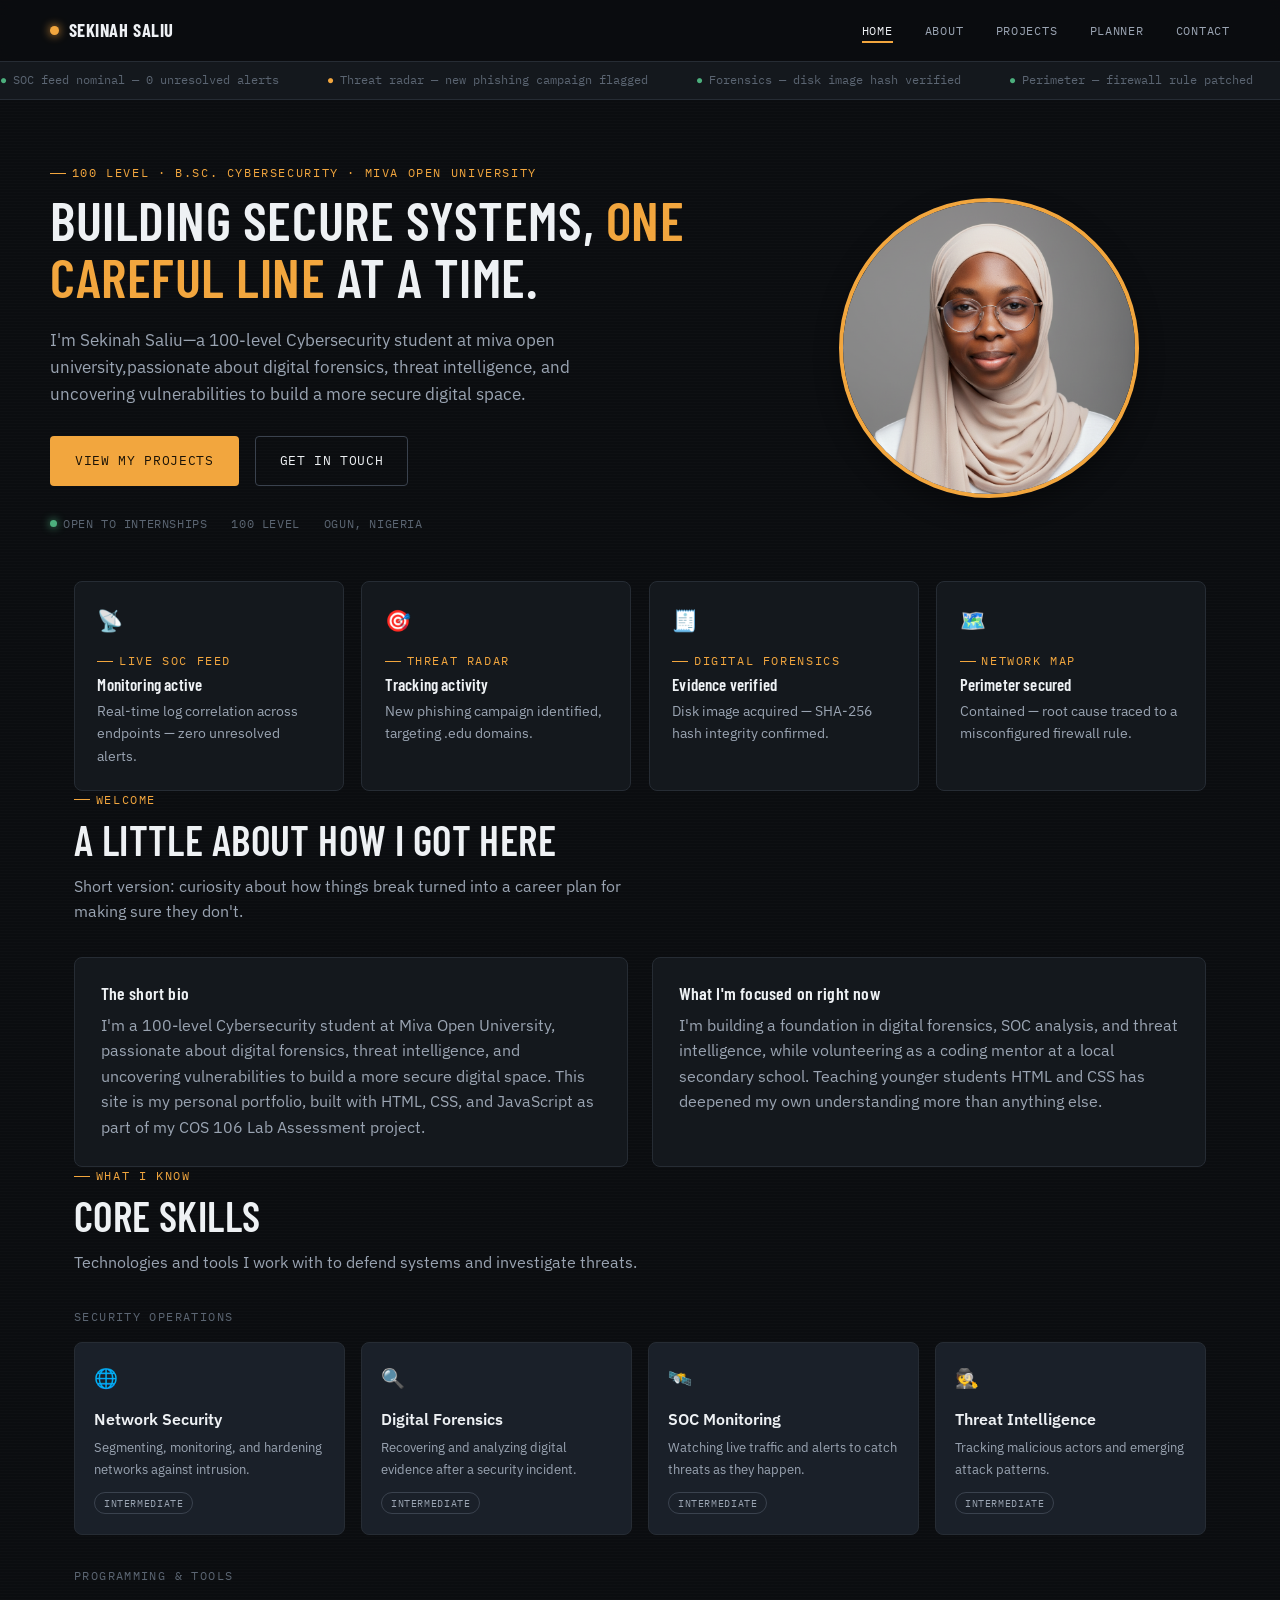
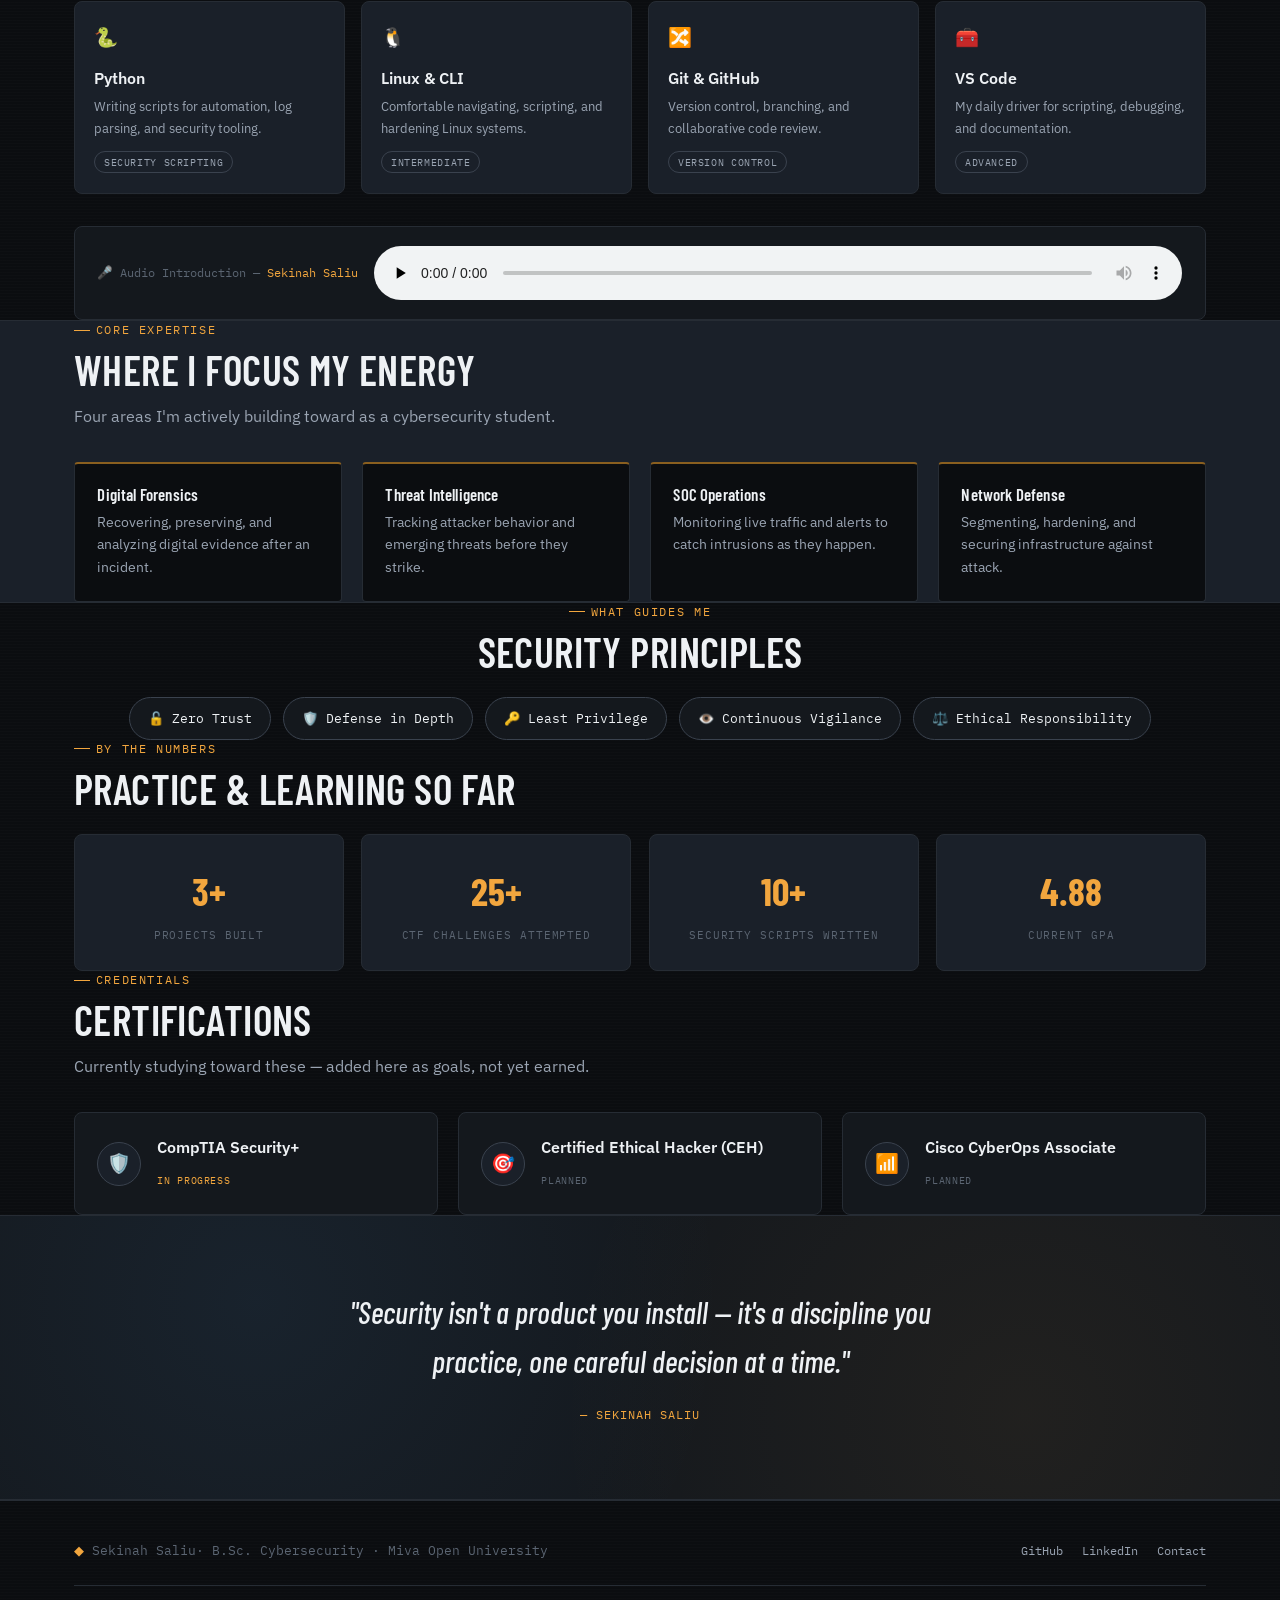
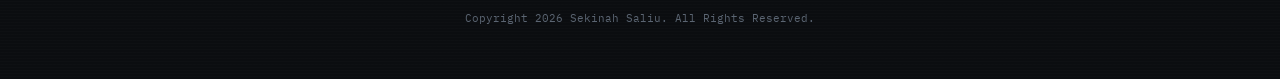
<file: index.html>
<!DOCTYPE html>
<html lang="en">
<head>
<meta charset="UTF-8">
<meta name="viewport" content="width=device-width, initial-scale=1.0">
<title>Sekinah Saliu— Cybersecurity Student Portfolio</title>
<meta name="description" content="Personal academic portfolio of Sekinah Saliu, B.Sc. Cybersecurity student — digital forensics, threat intelligence, and SOC analysis.">
<link rel="stylesheet" href="styles.css">
</head>
<body>

<!-- ============ HEADER / NAV ============ -->
<header class="site-header">
  <div class="container nav">
    <a href="index.html" class="nav-brand" aria-label="Home">
      <span class="dot" aria-hidden="true"></span> Sekinah Saliu 
    </a>
    <button class="nav-toggle" id="navToggle" aria-label="Toggle navigation menu" aria-expanded="false">
      <span></span>
    </button>
    <ul class="nav-links" id="navLinks">
      <li><a href="index.html" aria-current="page">Home</a></li>
      <li><a href="about.html">About</a></li>
      <li><a href="projects.html">Projects</a></li>
      <li><a href="planner.html">Planner</a></li>
      <li><a href="contact.html">Contact</a></li>
    </ul>
  </div>
</header>

<!-- ============ STATUS TICKER (signature motion) ============ -->
<div class="ticker" aria-hidden="true">
  <div class="ticker-track">
    <span class="ok">SOC feed nominal — 0 unresolved alerts</span>
    <span class="warn">Threat radar — new phishing campaign flagged</span>
    <span class="ok">Forensics — disk image hash verified</span>
    <span class="ok">Perimeter — firewall rule patched</span>
    <span class="ok">SOC feed nominal — 0 unresolved alerts</span>
    <span class="warn">Threat radar — new phishing campaign flagged</span>
    <span class="ok">Forensics — disk image hash verified</span>
    <span class="ok">Perimeter — firewall rule patched</span>
  </div>
</div>

<main>

  <!-- ============ HERO ============ -->
<section class="container hero">
  <div class="hero-copy">
    <span class="eyebrow">100 Level · B.Sc. Cybersecurity · Miva Open University</span>
    <h1>Building secure systems, <em>one careful line</em> at a time.</h1>

    <p class="hero-lede">
      I'm Sekinah Saliu—a 100-level Cybersecurity student at miva open university,passionate about
      digital forensics, threat intelligence, and uncovering vulnerabilities to
      build a more secure digital space.
    </p>

    <div class="hero-actions">
      <a href="projects.html" class="btn btn-primary">View my projects</a>
      <a href="contact.html" class="btn btn-ghost">Get in touch</a>
    </div>

    <div class="hero-meta">
    <span class="live">Open to internships</span>
    <span>100 Level</span>
    <span>Ogun, Nigeria</span>
</div>
</div>

<div>
    <div class="profile-photo">
        <img src="Profile.jpg" alt="Portrait of Sekinah Saliu">
    </div>
</div>

</section>
  <!-- ============ LIVE STATUS GRID ============ -->
  <section class="container">
    <div class="status-grid">
      <div class="status-card">
        <span class="icon" aria-hidden="true">📡</span>
        <span class="eyebrow">Live SOC feed</span>
        <h3>Monitoring active</h3>
        <p>Real-time log correlation across endpoints — zero unresolved alerts.</p>
      </div>
      <div class="status-card">
        <span class="icon" aria-hidden="true">🎯</span>
        <span class="eyebrow">Threat radar</span>
        <h3>Tracking activity</h3>
        <p>New phishing campaign identified, targeting .edu domains.</p>
      </div>
      <div class="status-card">
        <span class="icon" aria-hidden="true">🧾</span>
        <span class="eyebrow">Digital forensics</span>
        <h3>Evidence verified</h3>
        <p>Disk image acquired — SHA-256 hash integrity confirmed.</p>
      </div>
      <div class="status-card">
        <span class="icon" aria-hidden="true">🗺️</span>
        <span class="eyebrow">Network map</span>
        <h3>Perimeter secured</h3>
        <p>Contained — root cause traced to a misconfigured firewall rule.</p>
      </div>
    </div>
  </section>

  <!-- ============ BIO ============ -->
  <section class="container">
    <span class="eyebrow">Welcome</span>
    <h2 style="margin-bottom:0.3em;">A little about how I got here</h2>
    <p style="max-width:60ch; margin-bottom:2rem;">Short version: curiosity about how things break turned into a career plan for making sure they don't.</p>
    <div class="split-cards">
      <div class="plain-card">
        <h3>The short bio</h3>
        <p>I'm a 100-level Cybersecurity student at Miva Open University, passionate
          about digital forensics, threat intelligence, and uncovering vulnerabilities
          to build a more secure digital space. This site is my personal portfolio,
          built with HTML, CSS, and JavaScript as part of my COS 106 Lab Assessment project.</p>
      </div>
      <div class="plain-card">
        <h3>What I'm focused on right now</h3>
        <p>I'm building a foundation in digital forensics, SOC analysis, and threat
          intelligence, while volunteering as a coding mentor at a local secondary
          school. Teaching younger students HTML and CSS has deepened my own
          understanding more than anything else.</p>
      </div>
    </div>
  </section>

  <!-- ============ CORE SKILLS ============ -->
  <section class="container">
    <span class="eyebrow">What I know</span>
    <h2 style="margin-bottom:0.3em;">Core skills</h2>
    <p style="max-width:60ch; margin-bottom:2rem;">Technologies and tools I work with to defend systems and investigate threats.</p>

    <div class="skill-group">
      <div class="skill-group-label">Security operations</div>
      <div class="skill-row">
        <div class="skill-card">
          <span class="icon" aria-hidden="true">🌐</span>
          <h4>Network Security</h4>
          <p>Segmenting, monitoring, and hardening networks against intrusion.</p>
          <span class="tier">intermediate</span>
        </div>
        <div class="skill-card">
          <span class="icon" aria-hidden="true">🔍</span>
          <h4>Digital Forensics</h4>
          <p>Recovering and analyzing digital evidence after a security incident.</p>
          <span class="tier">intermediate</span>
        </div>
        <div class="skill-card">
          <span class="icon" aria-hidden="true">🛰️</span>
          <h4>SOC Monitoring</h4>
          <p>Watching live traffic and alerts to catch threats as they happen.</p>
          <span class="tier">Intermediate</span>
        </div>
        <div class="skill-card">
          <span class="icon" aria-hidden="true">🕵️</span>
          <h4>Threat Intelligence</h4>
          <p>Tracking malicious actors and emerging attack patterns.</p>
          <span class="tier">intermediate</span>
        </div>
      </div>
    </div>

    <div class="skill-group">
      <div class="skill-group-label">Programming &amp; tools</div>
      <div class="skill-row">
        <div class="skill-card">
          <span class="icon" aria-hidden="true">🐍</span>
          <h4>Python</h4>
          <p>Writing scripts for automation, log parsing, and security tooling.</p>
          <span class="tier">Security scripting</span>
        </div>
        <div class="skill-card">
          <span class="icon" aria-hidden="true">🐧</span>
          <h4>Linux &amp; CLI</h4>
          <p>Comfortable navigating, scripting, and hardening Linux systems.</p>
          <span class="tier">intermediate</span>
        </div>
        <div class="skill-card">
          <span class="icon" aria-hidden="true">🔀</span>
          <h4>Git &amp; GitHub</h4>
          <p>Version control, branching, and collaborative code review.</p>
          <span class="tier">Version control</span>
        </div>
        <div class="skill-card">
          <span class="icon" aria-hidden="true">🧰</span>
          <h4>VS Code</h4>
          <p>My daily driver for scripting, debugging, and documentation.</p>
          <span class="tier">Advanced</span>
        </div>
      </div>
    </div>

    <div class="media-block">
      <span class="media-label">🎤 Audio Introduction — <span class="who">Sekinah Saliu</span></span>
      <audio controls preload="none">
        <!-- Add your own recorded introduction at this path, e.g. assets/audio/welcome-note.mp3 -->
        <source src="audio" type="audio/mpeg">
        Your browser does not support the audio element.
      </audio>
    </div>
  </section>

  <!-- ============ CORE EXPERTISE ============ -->
  <section class="section-invert">
    <div class="container">
      <span class="eyebrow">Core expertise</span>
      <h2 style="margin-bottom:0.3em;">Where I focus my energy</h2>
      <p style="max-width:60ch; margin-bottom:2rem;">Four areas I'm actively building toward as a cybersecurity student.</p>
      <div class="focus-row">
        <div class="focus-card">
          <h3>Digital Forensics</h3>
          <p>Recovering, preserving, and analyzing digital evidence after an incident.</p>
        </div>
        <div class="focus-card">
          <h3>Threat Intelligence</h3>
          <p>Tracking attacker behavior and emerging threats before they strike.</p>
        </div>
        <div class="focus-card">
          <h3>SOC Operations</h3>
          <p>Monitoring live traffic and alerts to catch intrusions as they happen.</p>
        </div>
        <div class="focus-card">
          <h3>Network Defense</h3>
          <p>Segmenting, hardening, and securing infrastructure against attack.</p>
        </div>
      </div>
    </div>
  </section>

  <!-- ============ SECURITY PRINCIPLES ============ -->
  <section class="container" style="text-align:center;">
    <span class="eyebrow" style="justify-content:center;">What guides me</span>
    <h2 style="margin-bottom:1.5rem;">Security principles</h2>
    <div class="pill-row">
      <span class="pill">🔓 Zero Trust</span>
      <span class="pill">🛡️ Defense in Depth</span>
      <span class="pill">🔑 Least Privilege</span>
      <span class="pill">👁️ Continuous Vigilance</span>
      <span class="pill">⚖️ Ethical Responsibility</span>
    </div>
  </section>

  <!-- ============ STATS ============ -->
  <section class="container">
    <span class="eyebrow">By the numbers</span>
    <h2 style="margin-bottom:1.5rem;">Practice &amp; learning so far</h2>
    <div class="stat-row">
      <div class="stat-card"><div class="stat-num">3+</div><div class="stat-label">Projects built</div></div>
      <div class="stat-card"><div class="stat-num">25+</div><div class="stat-label">CTF challenges attempted</div></div>
      <div class="stat-card"><div class="stat-num">10+</div><div class="stat-label">Security scripts written</div></div>
      <div class="stat-card"><div class="stat-num">4.88</div><div class="stat-label">Current GPA</div></div>
    </div>
  </section>

  <!-- ============ CERTIFICATIONS ============ -->
  <section class="container">
    <span class="eyebrow">Credentials</span>
    <h2 style="margin-bottom:0.3em;">Certifications</h2>
    <p style="max-width:60ch; margin-bottom:2rem;">Currently studying toward these — added here as goals, not yet earned.</p>
    <div class="cert-row">
      <div class="cert-card">
        <span class="cert-badge" aria-hidden="true">🛡️</span>
        <div>
          <h4>CompTIA Security+</h4>
          <span class="cert-status progress">In progress</span>
        </div>
      </div>
      <div class="cert-card">
        <span class="cert-badge" aria-hidden="true">🎯</span>
        <div>
          <h4>Certified Ethical Hacker (CEH)</h4>
          <span class="cert-status">Planned</span>
        </div>
      </div>
      <div class="cert-card">
        <span class="cert-badge" aria-hidden="true">📶</span>
        <div>
          <h4>Cisco CyberOps Associate</h4>
          <span class="cert-status">Planned</span>
        </div>
      </div>
    </div>
  </section>

  <!-- ============ QUOTE ============ -->
  <section class="quote-section">
    <div class="container">
      <blockquote>"Security isn't a product you install — it's a discipline you practice, one careful decision at a time."</blockquote>
      <cite>— Sekinah Saliu</cite>
    </div>
  </section>

</main>

<!-- ============ FOOTER ============ -->
<footer class="site-footer">
  <div class="container">
    <div class="footer-grid">
      <div class="footer-brand"><span class="amber">◆</span> Sekinah Saliu· B.Sc. Cybersecurity · Miva Open University</div>
      <ul class="social-row">
        <li><a href="https://github.com/sekinah5682" target="_blank" rel="noopener">GitHub</a></li>
        <li><a href="https://linkedin.com/" target="_blank" rel="noopener">LinkedIn</a></li>
        <li><a href="contact.html">Contact</a></li>
      </ul>
    </div>
    <p class="copyright">Copyright 2026 Sekinah Saliu. All Rights Reserved.</p>
  </div>
</footer>

<script src="script.js"></script>
</body>
</html>
</file>
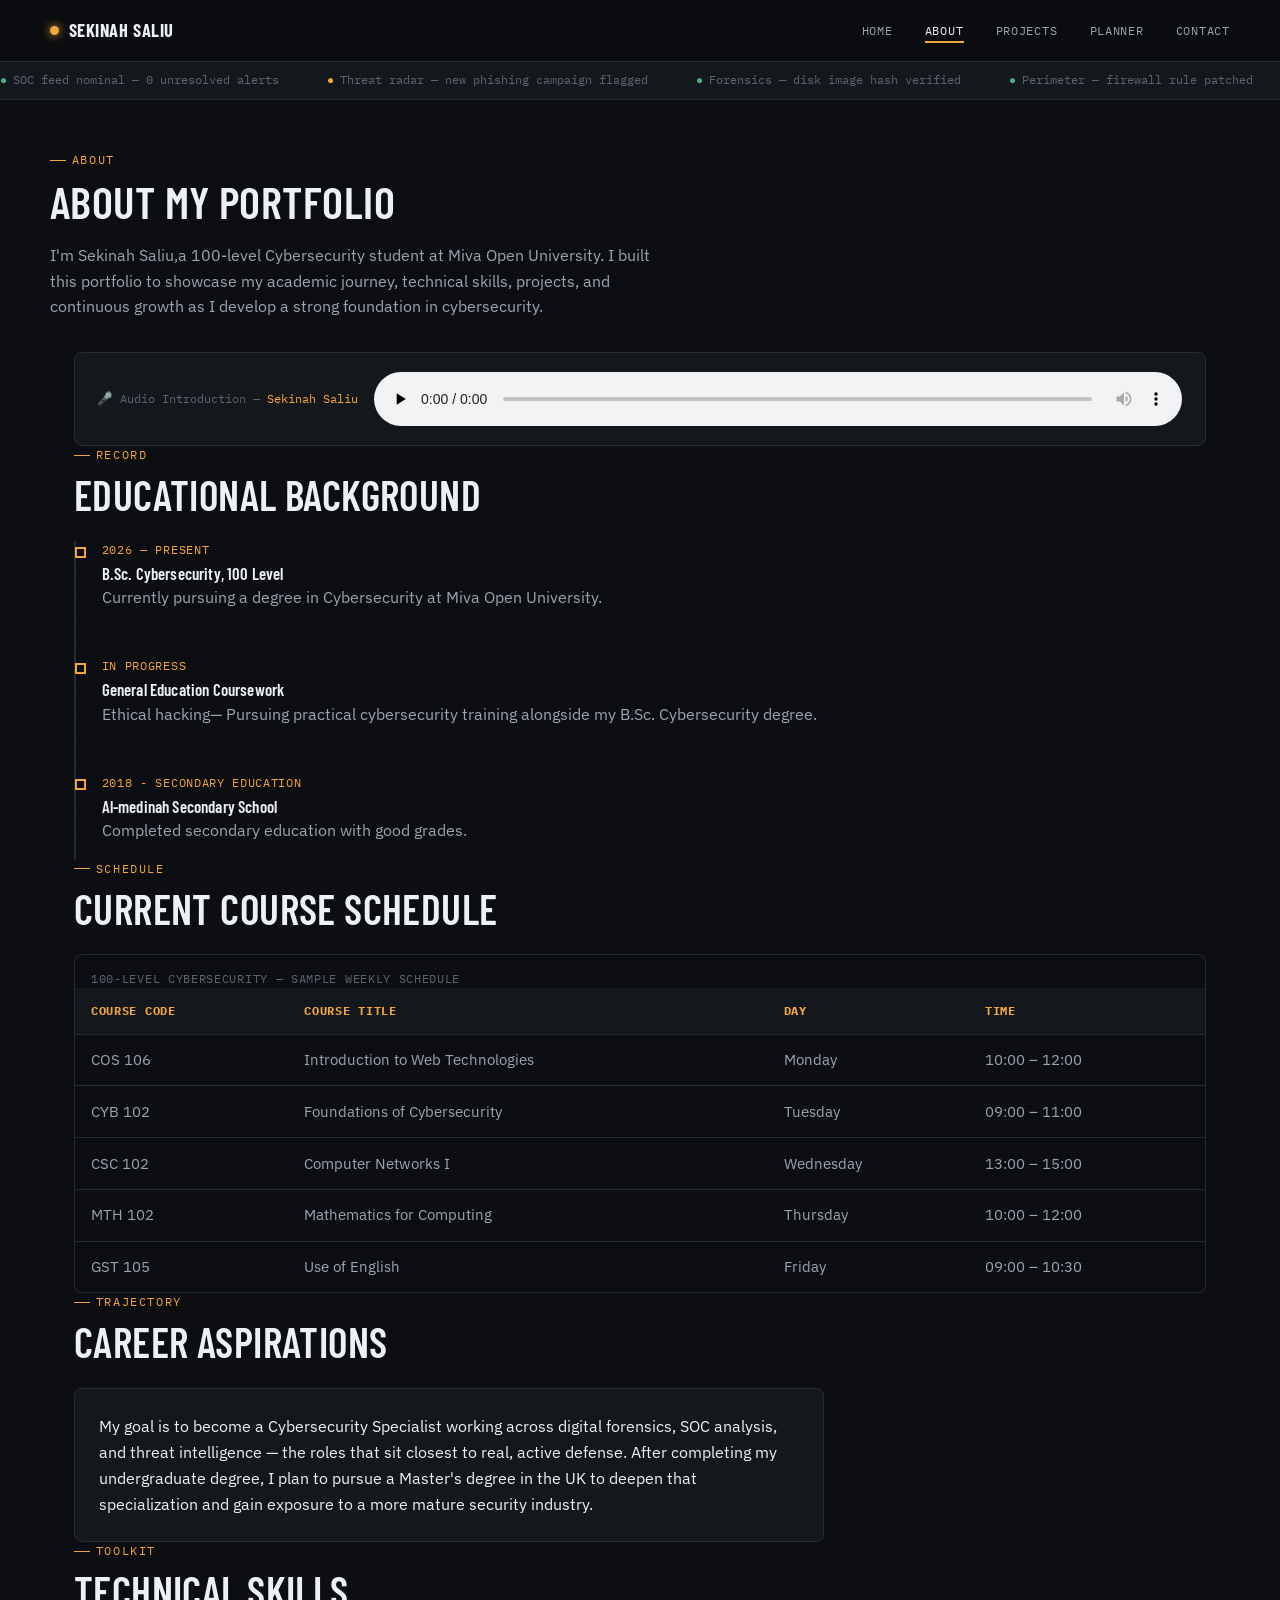
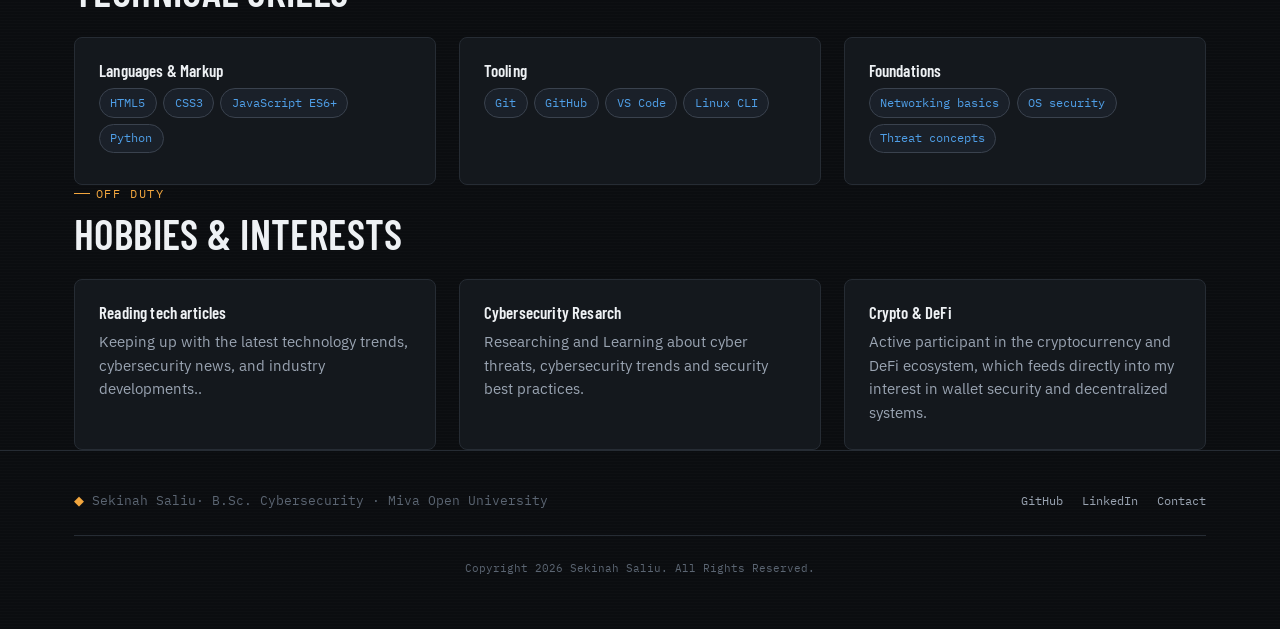
<file: about.html>
<!DOCTYPE html>
<html lang="en">
<head>
<meta charset="UTF-8">
<meta name="viewport" content="width=device-width, initial-scale=1.0">
<title>About Me — Sekinah Saliu</title>
<meta name="description" content="Educational background, career aspirations, technical skills and interests of Sekinah Saliu, B.Sc. Cybersecurity student.">
<link rel="stylesheet" href="styles.css">
</head>
<body>

<header class="site-header">
  <div class="container nav">
    <a href="index.html" class="nav-brand" aria-label="Home">
      <span class="dot" aria-hidden="true"></span> Sekinah Saliu 
    </a>
    <button class="nav-toggle" id="navToggle" aria-label="Toggle navigation menu" aria-expanded="false">
      <span></span>
    </button>
    <ul class="nav-links" id="navLinks">
      <li><a href="index.html">Home</a></li>
      <li><a href="about.html" aria-current="page">About</a></li>
      <li><a href="projects.html">Projects</a></li>
      <li><a href="planner.html">Planner</a></li>
      <li><a href="contact.html">Contact</a></li>
    </ul>
  </div>
</header>

<div class="ticker" aria-hidden="true">
  <div class="ticker-track">
    <span class="ok">SOC feed nominal — 0 unresolved alerts</span>
    <span class="warn">Threat radar — new phishing campaign flagged</span>
    <span class="ok">Forensics — disk image hash verified</span>
    <span class="ok">Perimeter — firewall rule patched</span>
    <span class="ok">SOC feed nominal — 0 unresolved alerts</span>
    <span class="warn">Threat radar — new phishing campaign flagged</span>
    <span class="ok">Forensics — disk image hash verified</span>
    <span class="ok">Perimeter — firewall rule patched</span>
  </div>
</div>

<main>

  <section class="container page-head">
    <span class="eyebrow">About</span>
    <h1>About My Portfolio</h1>
    <p>I'm Sekinah Saliu,a 100-level Cybersecurity student at Miva Open University. I built this portfolio to showcase my academic journey, technical skills, projects, and continuous growth as I develop a strong foundation in cybersecurity.</p>
  </section>

  <!-- ============ AUDIO WELCOME NOTE (multimedia requirement) ============ -->
  <section class="container">
    <div class="media-block">
      <span class="media-label">🎤 Audio Introduction — <span class="who">Sekinah Saliu</span></span>
      <audio controls preload="none">
        <!-- Add your own recorded introduction at this path, e.g. assets/audio/welcome-note.mp3 -->
        <source src="Media/Lab-enhanced-v2.wav" type="audio/mpeg">
        Your browser does not support the audio element.
      </audio>
    </div>
  </section>

  <!-- ============ EDUCATION TIMELINE ============ -->
  <section class="container">
    <span class="eyebrow">Record</span>
    <h2 style="margin-bottom:1.5rem;">Educational background</h2>
    <div class="timeline">
      <div class="timeline-item">
        <span class="timeline-meta">2026 — present</span>
        <h3>B.Sc. Cybersecurity, 100 Level</h3>
        <p>Currently pursuing a degree in Cybersecurity at Miva Open University.</p>
      </div>
      <div class="timeline-item">
        <span class="timeline-meta">In progress</span>
        <h3>General Education Coursework</h3>
        <p>Ethical hacking— Pursuing practical cybersecurity training alongside my B.Sc. Cybersecurity degree.</p>
      </div>
      <div class="timeline-item">
        <span class="timeline-meta">2018 - Secondary education</span>
        <h3>Al-medinah Secondary School</h3>
        <p>Completed secondary education with good grades.</p>
      </div>
    </div>
  </section>

  <!-- ============ COURSE SCHEDULE TABLE ============ -->
  <section class="container">
    <span class="eyebrow">Schedule</span>
    <h2 style="margin-bottom:1.5rem;">Current course schedule</h2>
    <div class="table-wrap">
      <table>
        <caption>100-Level Cybersecurity — sample weekly schedule</caption>
        <thead>
          <tr>
            <th scope="col">Course code</th>
            <th scope="col">Course title</th>
            <th scope="col">Day</th>
            <th scope="col">Time</th>
          </tr>
        </thead>
        <tbody>
          <tr>
            <td>COS 106</td>
            <td>Introduction to Web Technologies</td>
            <td>Monday</td>
            <td>10:00 – 12:00</td>
          </tr>
          <tr>
            <td>CYB 102</td>
            <td>Foundations of Cybersecurity</td>
            <td>Tuesday</td>
            <td>09:00 – 11:00</td>
          </tr>
          <tr>
            <td>CSC 102</td>
            <td>Computer Networks I</td>
            <td>Wednesday</td>
            <td>13:00 – 15:00</td>
          </tr>
          <tr>
            <td>MTH 102</td>
            <td>Mathematics for Computing</td>
            <td>Thursday</td>
            <td>10:00 – 12:00</td>
          </tr>
          <tr>
            <td>GST 105</td>
            <td>Use of English</td>
            <td>Friday</td>
            <td>09:00 – 10:30</td>
          </tr>
        </tbody>
      </table>
    </div>
  </section>

  <!-- ============ CAREER ASPIRATIONS ============ -->
  <section class="container">
    <span class="eyebrow">Trajectory</span>
    <h2 style="margin-bottom:1.5rem;">Career aspirations</h2>
    <div class="info-card" style="max-width:75ch;">
      <p style="color:var(--text); font-size:1.02rem; margin-bottom:0;">
        My goal is to become a Cybersecurity Specialist working across digital
        forensics, SOC analysis, and threat intelligence — the roles that sit
        closest to real, active defense. After completing my undergraduate degree,
        I plan to pursue a Master's degree in the UK to deepen that specialization
        and gain exposure to a more mature security industry.
      </p>
    </div>
  </section>

  <!-- ============ TECHNICAL SKILLS ============ -->
  <section class="container">
    <span class="eyebrow">Toolkit</span>
    <h2 style="margin-bottom:1.5rem;">Technical skills</h2>
    <div class="card-grid cols-3">
      <div class="info-card">
        <h3>Languages &amp; Markup</h3>
        <div><span class="badge">HTML5</span><span class="badge">CSS3</span><span class="badge">JavaScript ES6+</span><span class="badge">Python</span></div>
      </div>
      <div class="info-card">
        <h3>Tooling</h3>
        <div><span class="badge">Git</span><span class="badge">GitHub</span><span class="badge">VS Code</span><span class="badge">Linux CLI</span></div>
      </div>
      <div class="info-card">
        <h3>Foundations</h3>
        <div><span class="badge">Networking basics</span><span class="badge">OS security</span><span class="badge">Threat concepts</span></div>
      </div>
    </div>
  </section>

  <!-- ============ HOBBIES ============ -->
  <section class="container">
    <span class="eyebrow">Off duty</span>
    <h2 style="margin-bottom:1.5rem;">Hobbies &amp; interests</h2>
    <div class="card-grid cols-3">
      <div class="info-card">
        <h3>Reading tech articles</h3>
        <p>Keeping up with the latest technology trends, cybersecurity news, and industry developments..</p>
      </div>
      <div class="info-card">
        <h3>Cybersecurity Resarch</h3>
        <p>Researching and Learning about cyber threats, cybersecurity trends and security best practices.</p>
      </div>
      <div class="info-card">
        <h3>Crypto &amp; DeFi</h3>
        <p>Active participant in the cryptocurrency and DeFi ecosystem, which feeds directly into my interest in wallet security and decentralized systems.</p>
      </div>
    </div>
  </section>

</main>

<footer class="site-footer">
  <div class="container">
    <div class="footer-grid">
      <div class="footer-brand"><span class="amber">◆</span> Sekinah Saliu· B.Sc. Cybersecurity · Miva Open University</div>
      <ul class="social-row">
        <li><a href="https://github.com/" target="_blank" rel="noopener">GitHub</a></li>
        <li><a href="https://linkedin.com/" target="_blank" rel="noopener">LinkedIn</a></li>
        <li><a href="contact.html">Contact</a></li>
      </ul>
    </div>
    <p class="copyright">Copyright 2026 Sekinah Saliu. All Rights Reserved.</p>
  </div>
</footer>

<script src="script.js"></script>
</body>
</html>
</file>
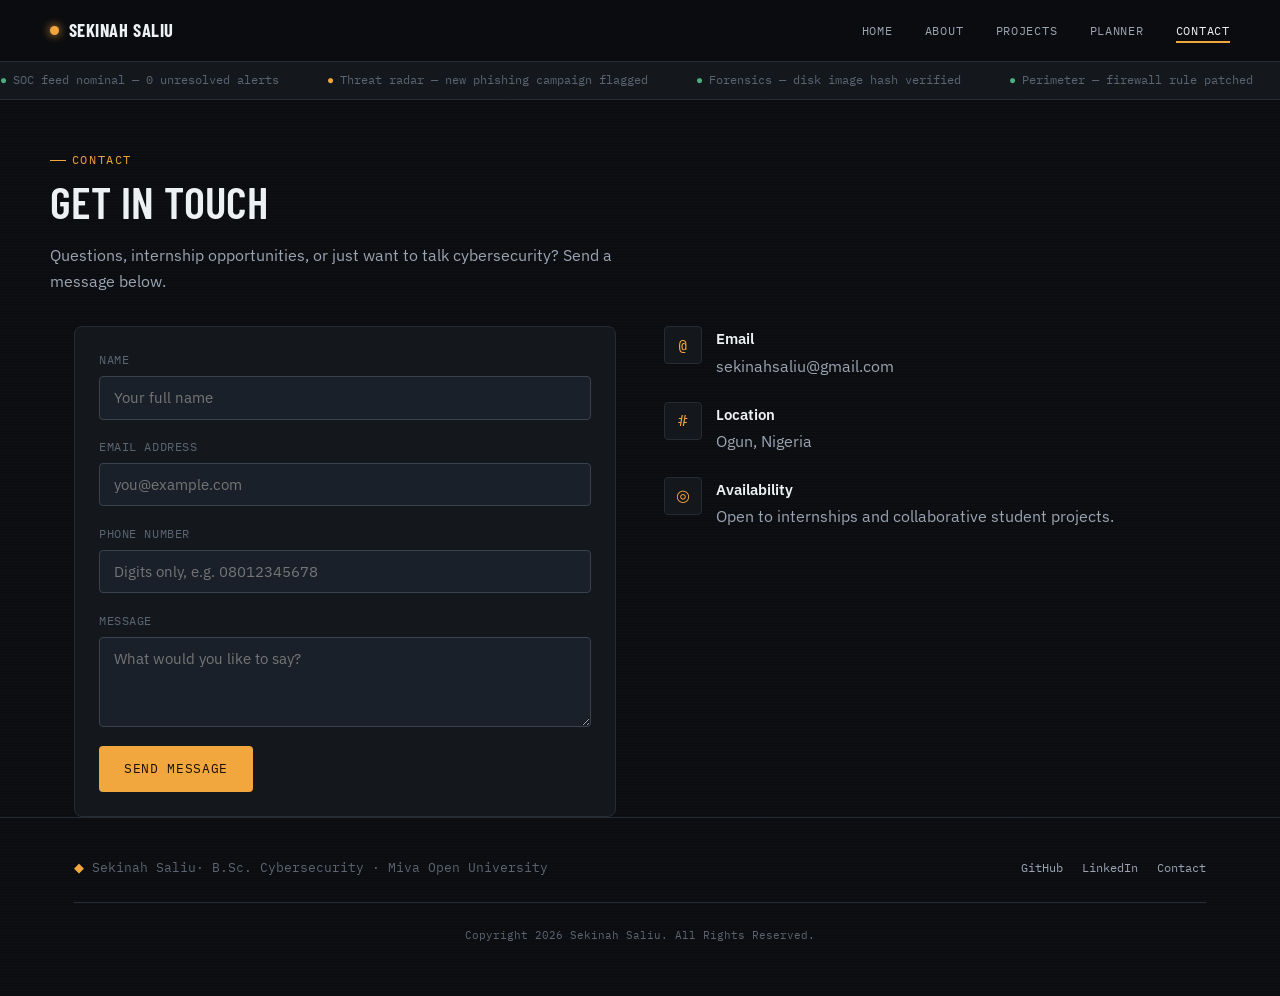
<file: contact.html>
<!DOCTYPE html>
<html lang="en">
<head>
<meta charset="UTF-8">
<meta name="viewport" content="width=device-width, initial-scale=1.0">
<title>Contact — Sekinah Saliu</title>
<meta name="description" content="Get in touch with Sekinah Saliu, B.Sc. Cybersecurity student at Miva Open University.">
<link rel="stylesheet" href="styles.css">
</head>
<body>

<header class="site-header">
  <div class="container nav">
    <a href="index.html" class="nav-brand" aria-label="Home">
      <span class="dot" aria-hidden="true"></span> Sekinah Saliu 
    </a>
    <button class="nav-toggle" id="navToggle" aria-label="Toggle navigation menu" aria-expanded="false">
      <span></span>
    </button>
    <ul class="nav-links" id="navLinks">
      <li><a href="index.html">Home</a></li>
      <li><a href="about.html">About</a></li>
      <li><a href="projects.html">Projects</a></li>
      <li><a href="planner.html">Planner</a></li>
      <li><a href="contact.html" aria-current="page">Contact</a></li>
    </ul>
  </div>
</header>

<div class="ticker" aria-hidden="true">
  <div class="ticker-track">
    <span class="ok">SOC feed nominal — 0 unresolved alerts</span>
    <span class="warn">Threat radar — new phishing campaign flagged</span>
    <span class="ok">Forensics — disk image hash verified</span>
    <span class="ok">Perimeter — firewall rule patched</span>
    <span class="ok">SOC feed nominal — 0 unresolved alerts</span>
    <span class="warn">Threat radar — new phishing campaign flagged</span>
    <span class="ok">Forensics — disk image hash verified</span>
    <span class="ok">Perimeter — firewall rule patched</span>
  </div>
</div>

<main>

  <section class="container page-head">
    <span class="eyebrow">Contact</span>
    <h1>Get in touch</h1>
    <p>Questions, internship opportunities, or just want to talk cybersecurity? Send a message below.</p>
  </section>

  <section class="container">
    <div class="contact-layout">

      <!-- ============ CONTACT FORM ============ -->
      <div class="info-card">
        <div class="form-msg" id="formMsg" role="status" aria-live="polite"></div>
        <form id="contactForm" novalidate>
          <div class="field">
            <label for="name">Name</label>
            <input type="text" id="name" name="name" placeholder="Your full name">
            <span class="field-error" id="nameError"></span>
          </div>
          <div class="field">
            <label for="email">Email address</label>
            <input type="text" id="email" name="email" placeholder="you@example.com">
            <span class="field-error" id="emailError"></span>
          </div>
          <div class="field">
            <label for="phone">Phone number</label>
            <input type="text" id="phone" name="phone" placeholder="Digits only, e.g. 08012345678">
            <span class="field-error" id="phoneError"></span>
          </div>
          <div class="field">
            <label for="message">Message</label>
            <textarea id="message" name="message" placeholder="What would you like to say?"></textarea>
            <span class="field-error" id="messageError"></span>
          </div>
          <button type="submit" class="btn btn-primary">Send message</button>
        </form>
      </div>

      <!-- ============ CONTACT INFO ============ -->
      <div>
        <div class="contact-info-item">
          <span class="ico" aria-hidden="true">@</span>
          <div>
            <h4>Email</h4>
            <p style="margin:0;">sekinahsaliu@gmail.com</p>
          </div>
        </div>
        <div class="contact-info-item">
          <span class="ico" aria-hidden="true">#</span>
          <div>
            <h4>Location</h4>
            <p style="margin:0;">Ogun, Nigeria</p>
          </div>
        </div>
        <div class="contact-info-item">
          <span class="ico" aria-hidden="true">◎</span>
          <div>
            <h4>Availability</h4>
            <p style="margin:0;">Open to internships and collaborative student projects.</p>
          </div>
        </div>
      </div>

    </div>
  </section>

</main>

<footer class="site-footer">
  <div class="container">
    <div class="footer-grid">
      <div class="footer-brand"><span class="amber">◆</span> Sekinah Saliu· B.Sc. Cybersecurity · Miva Open University</div>
      <ul class="social-row">
        <li><a href="https://github.com/sekinah5682" target="_blank" rel="noopener">GitHub</a></li>
        <li><a href="https://linkedin.com/sekinah" target="_blank" rel="noopener">LinkedIn</a></li>
        <li><a href="contact.html">Contact</a></li>
      </ul>
    </div>
    <p class="copyright">Copyright 2026 Sekinah Saliu. All Rights Reserved.</p>
  </div>
</footer>

<script src="script.js"></script>
</body>
</html>
</file>
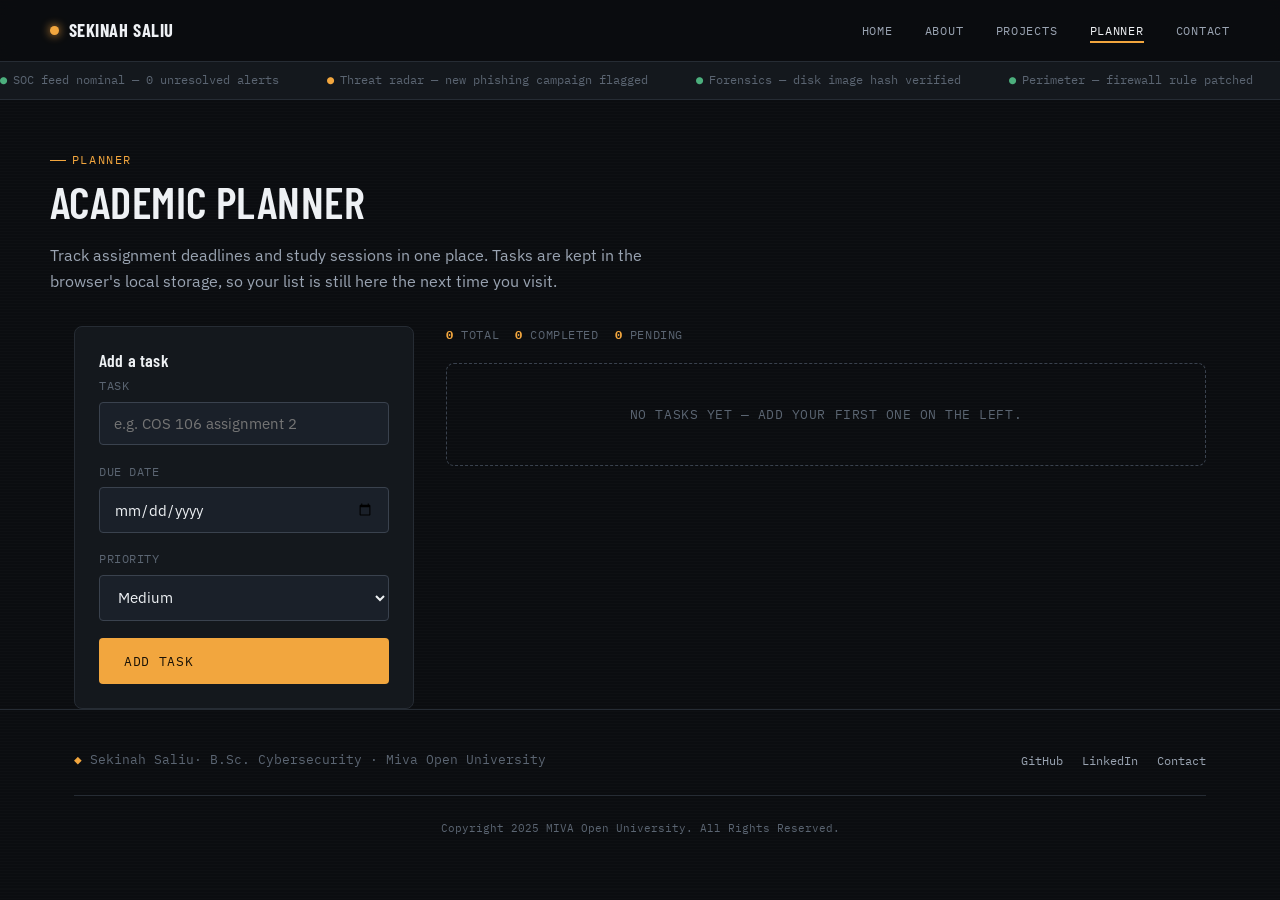
<file: planner.html>
<!DOCTYPE html>
<html lang="en">
<head>
<meta charset="UTF-8">
<meta name="viewport" content="width=device-width, initial-scale=1.0">
<title>Academic Planner — Sekinah Saliu</title>
<meta name="description" content="Interactive academic task planner for tracking assignments, deadlines, and study sessions.">
<link rel="stylesheet" href="styles.css">
</head>
<body>

<header class="site-header">
  <div class="container nav">
    <a href="index.html" class="nav-brand" aria-label="Home">
      <span class="dot" aria-hidden="true"></span> Sekinah Saliu 
    </a>
    <button class="nav-toggle" id="navToggle" aria-label="Toggle navigation menu" aria-expanded="false">
      <span></span>
    </button>
    <ul class="nav-links" id="navLinks">
      <li><a href="index.html">Home</a></li>
      <li><a href="about.html">About</a></li>
      <li><a href="projects.html">Projects</a></li>
      <li><a href="planner.html" aria-current="page">Planner</a></li>
      <li><a href="contact.html">Contact</a></li>
    </ul>
  </div>
</header>

<div class="ticker" aria-hidden="true">
  <div class="ticker-track">
    <span class="ok">SOC feed nominal — 0 unresolved alerts</span>
    <span class="warn">Threat radar — new phishing campaign flagged</span>
    <span class="ok">Forensics — disk image hash verified</span>
    <span class="ok">Perimeter — firewall rule patched</span>
    <span class="ok">SOC feed nominal — 0 unresolved alerts</span>
    <span class="warn">Threat radar — new phishing campaign flagged</span>
    <span class="ok">Forensics — disk image hash verified</span>
    <span class="ok">Perimeter — firewall rule patched</span>
  </div>
</div>

<main>

  <section class="container page-head">
    <span class="eyebrow">Planner</span>
    <h1>Academic planner</h1>
    <p>Track assignment deadlines and study sessions in one place. Tasks are kept in
      the browser's local storage, so your list is still here the next time you visit.</p>
  </section>

  <section class="container">
    <div class="planner-layout">

      <!-- ============ ADD TASK FORM ============ -->
      <aside class="info-card">
        <h2 style="font-size:1.1rem; text-transform:none;">Add a task</h2>
        <form id="taskForm" class="task-form">
          <div class="field">
            <label for="taskTitle">Task</label>
            <input type="text" id="taskTitle" name="taskTitle" placeholder="e.g. COS 106 assignment 2" required>
          </div>
          <div class="field">
            <label for="taskDue">Due date</label>
            <input type="date" id="taskDue" name="taskDue">
          </div>
          <div class="field">
            <label for="taskPriority">Priority</label>
            <select id="taskPriority" name="taskPriority">
              <option value="low">Low</option>
              <option value="medium" selected>Medium</option>
              <option value="high">High</option>
            </select>
          </div>
          <button type="submit" class="btn btn-primary">Add task</button>
        </form>
      </aside>

      <!-- ============ TASK LIST ============ -->
      <div>
        <div class="task-stats" id="taskStats">
          <span><strong id="statTotal">0</strong> total</span>
          <span><strong id="statDone">0</strong> completed</span>
          <span><strong id="statPending">0</strong> pending</span>
        </div>
        <div class="task-list" id="taskList">
          <!-- Tasks are rendered here by script.js -->
          <div class="empty-state" id="emptyState">No tasks yet — add your first one on the left.</div>
        </div>
      </div>

    </div>
  </section>

</main>

<footer class="site-footer">
  <div class="container">
    <div class="footer-grid">
      <div class="footer-brand"><span class="amber">◆</span> Sekinah Saliu· B.Sc. Cybersecurity · Miva Open University</div>
      <ul class="social-row">
        <li><a href="https://github.com/" target="_blank" rel="noopener">GitHub</a></li>
        <li><a href="https://linkedin.com/" target="_blank" rel="noopener">LinkedIn</a></li>
        <li><a href="contact.html">Contact</a></li>
      </ul>
    </div>
    <p class="copyright">Copyright 2025 MIVA Open University. All Rights Reserved.</p>
  </div>
</footer>

<script src="script.js"></script>
</body>
</html>
</file>
<file: styles.css>
/* ==========================================================================
   SEKINAH PORTFOLIO — ALTERNATE DESIGN: "OPS WALL"
   Direction: instead of borrowing the terminal/CLI vocabulary (v1), this
   pass borrows from the physical SOC monitoring wall — the bank of screens
   analysts actually watch: condensed industrial type (signage), a radar
   sweep, and a scrolling status ticker. Amber is the alert color that
   dashboards reserve for "still fine, but watching" — used sparingly.
   ========================================================================== */

@import url('https://fonts.googleapis.com/css2?family=Barlow+Condensed:wght@500;600;700&family=IBM+Plex+Sans:wght@400;500;600&family=IBM+Plex+Mono:wght@400;500;600&display=swap');

:root{
  --bg:            #0b0d10;
  --surface:       #14181d;
  --elevated:      #1a2029;
  --elevated-hi:   #202834;
  --border:        #262c34;
  --border-bright: #3a424e;

  --text:   #eef1f4;
  --muted:  #9aa4b2;
  --faint:  #5b6572;

  --amber:  #f2a63e;
  --amber-dim: #8a5f1f;
  --blue:   #4f9fe8;
  --red:    #ef5350;
  --green:  #4caf7d;

  --font-display: 'Barlow Condensed', sans-serif;
  --font-body:    'IBM Plex Sans', sans-serif;
  --font-mono:    'IBM Plex Mono', monospace;

  --radius-sm: 4px;
  --radius-md: 8px;
  --container: 1180px;
}

*, *::before, *::after{ box-sizing:border-box; }
html{ scroll-behavior:smooth; }
body{
  margin:0;
  background:
    repeating-linear-gradient(180deg, rgba(255,255,255,0.012) 0px, rgba(255,255,255,0.012) 1px, transparent 1px, transparent 3px),
    var(--bg);
  color: var(--text);
  font-family: var(--font-body);
  line-height:1.6;
  -webkit-font-smoothing:antialiased;
}
img{ max-width:100%; display:block; }
a{ color:inherit; text-decoration:none; }
ul{ list-style:none; margin:0; padding:0; }
p{ margin:0 0 1em; color: var(--muted); }
button{ font-family:inherit; cursor:pointer; }
:focus-visible{ outline:2px solid var(--amber); outline-offset:2px; }

h1,h2,h3{
  font-family: var(--font-display);
  text-transform: uppercase;
  letter-spacing: 0.01em;
  font-weight:600;
  line-height:1.05;
  margin:0 0 0.4em;
}
h2{ font-size: clamp(1.9rem, 3.4vw, 2.6rem); }

.container{ width:100%; max-width: var(--container); margin:0 auto; padding:0 1.5rem; }

.eyebrow{
  font-family: var(--font-mono);
  font-size: 0.72rem;
  letter-spacing: 0.14em;
  text-transform: uppercase;
  color: var(--amber);
  display:flex; align-items:center; gap:0.5em;
  margin-bottom:0.75em;
}
.eyebrow::before{ content:""; width:16px; height:1px; background: var(--amber); display:inline-block; }

/* --- Header / nav --------------------------------------------------------*/
.site-header{
  position:sticky; top:0; z-index:50;
  background: rgba(11,13,16,0.92);
  backdrop-filter: blur(8px);
  border-bottom:1px solid var(--border);
}
.nav{ display:flex; align-items:center; justify-content:space-between; padding:1rem 0; }
.nav-brand{
  font-family: var(--font-display);
  font-weight:700; font-size:1.15rem; letter-spacing:0.03em; text-transform:uppercase;
  display:flex; align-items:center; gap:0.6rem;
}
.nav-brand .dot{ width:9px; height:9px; border-radius:50%; background: var(--amber); box-shadow: 0 0 10px var(--amber); animation: pulse 2s ease-in-out infinite; }
@keyframes pulse{ 0%,100%{ opacity:1; } 50%{ opacity:0.4; } }

.nav-links{ display:flex; gap:2rem; font-family: var(--font-mono); font-size:0.78rem; letter-spacing:0.06em; text-transform:uppercase; }
.nav-links a{ color: var(--muted); padding:0.2rem 0; border-bottom:2px solid transparent; transition: color 0.2s ease, border-color 0.2s ease; }
.nav-links a:hover, .nav-links a[aria-current="page"]{ color: var(--text); border-color: var(--amber); }

.nav-toggle{ display:none; background:none; border:1px solid var(--border-bright); border-radius: var(--radius-sm); width:40px; height:36px; position:relative; }
.nav-toggle span, .nav-toggle span::before, .nav-toggle span::after{ content:""; position:absolute; left:9px; right:9px; height:2px; background: var(--amber); transition: transform 0.2s ease, opacity 0.2s ease; }
.nav-toggle span{ top:17px; } .nav-toggle span::before{ top:-6px; } .nav-toggle span::after{ top:6px; }
.nav-toggle[aria-expanded="true"] span{ background:transparent; }
.nav-toggle[aria-expanded="true"] span::before{ transform: translateY(6px) rotate(45deg); }
.nav-toggle[aria-expanded="true"] span::after{ transform: translateY(-6px) rotate(-45deg); }

@media (max-width:780px){
  .nav-toggle{ display:block; }
  .nav-links{ position:absolute; top:100%; left:0; right:0; flex-direction:column; gap:0; background: var(--surface); border-bottom:1px solid var(--border); max-height:0; overflow:hidden; transition: max-height 0.25s ease; }
  .nav-links.open{ max-height:320px; }
  .nav-links a{ padding:0.9rem 1.5rem; display:block; border-bottom:1px solid var(--border); border-left:2px solid transparent; }
}

/* --- Status ticker (signature motion, used once) --------------------------*/
.ticker{
  border-bottom:1px solid var(--border);
  background: var(--surface);
  overflow:hidden;
  white-space:nowrap;
}
.ticker-track{
  display:inline-flex;
  gap:3rem;
  padding: 0.55rem 0;
  font-family: var(--font-mono);
  font-size:0.74rem;
  color: var(--faint);
  animation: ticker-scroll 28s linear infinite;
}
.ticker-track span{ display:inline-flex; align-items:center; gap:0.5em; }
.ticker-track .ok::before{ content:"●"; color: var(--green); }
.ticker-track .warn::before{ content:"●"; color: var(--amber); }
@keyframes ticker-scroll{ from{ transform:translateX(0); } to{ transform:translateX(-50%); } }

/* --- Hero -------------------------------------------------------------- */
.hero{ padding: 4rem 0 3rem; display:grid; grid-template-columns:1.15fr 0.85fr; gap:3rem; align-items:center; position:relative; }
@media (max-width:940px){ .hero{ grid-template-columns:1fr; } }

.hero h1{ font-size: clamp(2.3rem, 5vw, 3.4rem); }
.hero h1 em{ font-style:normal; color: var(--amber); }
.hero-lede{ max-width:52ch; font-size:1.05rem; }
.hero-meta{ display:flex; gap:1.5rem; flex-wrap:wrap; font-family: var(--font-mono); font-size:0.75rem; color: var(--faint); margin-top:1.75rem; text-transform:uppercase; letter-spacing:0.05em; }
.hero-meta span{ display:flex; align-items:center; gap:0.5em; }
.hero-meta .live::before{ content:""; width:7px; height:7px; border-radius:50%; background: var(--green); box-shadow:0 0 8px var(--green); }

.hero-actions{ display:flex; gap:1rem; margin-top:1.75rem; flex-wrap:wrap; }
.btn{ font-family: var(--font-mono); font-size:0.82rem; text-transform:uppercase; letter-spacing:0.05em; padding:0.85rem 1.5rem; border-radius: var(--radius-sm); border:1px solid transparent; transition: transform 0.15s ease, background 0.15s ease, border-color .15s ease; display:inline-flex; align-items:center; gap:0.5em; }
.btn:hover{ transform: translateY(-2px); }
.btn-primary{ background: var(--amber); color:#1a1206; }
.btn-primary:hover{ background:#ffb655; }
.btn-ghost{ border-color: var(--border-bright); color: var(--text); }
.btn-ghost:hover{ border-color: var(--blue); color: var(--blue); }

/* Profile Photo */
.profile-photo{
  display: flex;
  justify-content: center;
  align-items: center;
}

.profile-photo{
  display: flex;
  justify-content: center;
  align-items: center;
  margin: auto;
}

.profile-photo img{
  width: 300px;
  height: 300px;
  border-radius: 50%;
  object-fit: cover;
  border: 4px solid var(--amber);
  box-shadow: 0 10px 25px rgba(0, 0, 0, 0.35);
}
}
/* --- Live status grid ------------------------------------------------------*/
section{ padding: 3.2rem 0; }
.status-grid{ display:grid; grid-template-columns:repeat(4,1fr); gap:1.1rem; }
@media (max-width:940px){ .status-grid{ grid-template-columns:repeat(2,1fr); } }
@media (max-width:600px){ .status-grid{ grid-template-columns:1fr; } }
.status-card{ background: var(--surface); border:1px solid var(--border); border-radius: var(--radius-md); padding:1.4rem; transition: border-color 0.2s ease; }
.status-card:hover{ border-color: var(--border-bright); }
.status-card .icon{ font-size:1.3rem; margin-bottom:0.9rem; display:block; }
.status-card .eyebrow{ margin-bottom:0.5em; }
.status-card h3{ font-size:1.05rem; text-transform:none; margin-bottom:0.35em; }
.status-card p{ font-size:0.88rem; margin:0; }

/* --- Two-col bio ------------------------------------------------------------*/
.split-cards{ display:grid; grid-template-columns:1fr 1fr; gap:1.5rem; }
@media (max-width:780px){ .split-cards{ grid-template-columns:1fr; } }
.plain-card{ background: var(--surface); border:1px solid var(--border); border-radius: var(--radius-md); padding:1.6rem; }
.plain-card h3{ font-size:1.1rem; text-transform:none; margin-bottom:0.6em; }
.plain-card p{ margin:0; }

/* --- Skills groups ------------------------------------------------------- */
.skill-group{ margin-bottom:2rem; }
.skill-group-label{ font-family: var(--font-mono); font-size:0.72rem; letter-spacing:0.12em; color: var(--faint); text-transform:uppercase; margin-bottom:1rem; }
.skill-row{ display:grid; grid-template-columns:repeat(4,1fr); gap:1rem; }
@media (max-width:940px){ .skill-row{ grid-template-columns:repeat(2,1fr); } }
@media (max-width:520px){ .skill-row{ grid-template-columns:1fr; } }
.skill-card{ background: var(--elevated); border:1px solid var(--border); border-radius: var(--radius-md); padding:1.2rem; }
.skill-card .icon{ font-size:1.2rem; margin-bottom:0.7em; display:block; }
.skill-card h4{ font-family:var(--font-body); font-size:0.98rem; font-weight:600; margin:0 0 0.35em; color:var(--text); }
.skill-card p{ font-size:0.83rem; margin-bottom:0.7em; }
.tier{ font-family: var(--font-mono); font-size:0.65rem; letter-spacing:0.06em; text-transform:uppercase; padding:0.2rem 0.55rem; border-radius:99px; border:1px solid var(--border-bright); color: var(--muted); }

/* --- Audio block ----------------------------------------------------------*/
.media-block{ background: var(--surface); border:1px solid var(--border); border-radius: var(--radius-md); padding:1.2rem 1.4rem; display:flex; align-items:center; gap:1rem; flex-wrap:wrap; }
.media-block .media-label{ font-family: var(--font-mono); font-size:0.78rem; color: var(--faint); }
.media-block .media-label .who{ color: var(--amber); }
.media-block audio{ flex:1; min-width:240px; }

/* --- Focus cards (light-inverted section) ----------------------------------*/
.section-invert{ background: var(--elevated); border-top:1px solid var(--border); border-bottom:1px solid var(--border); }
.focus-row{ display:grid; grid-template-columns:repeat(4,1fr); gap:1.25rem; }
@media (max-width:940px){ .focus-row{ grid-template-columns:repeat(2,1fr); } }
@media (max-width:520px){ .focus-row{ grid-template-columns:1fr; } }
.focus-card{ background: var(--bg); border:1px solid var(--border); border-top:2px solid var(--amber-dim); border-radius: var(--radius-sm); padding:1.4rem; transition: border-color 0.2s ease; }
.focus-card:hover{ border-top-color: var(--amber); }
.focus-card h3{ font-size:1.05rem; text-transform:none; margin-bottom:0.4em; }
.focus-card p{ font-size:0.88rem; margin:0; }

/* --- Principles pills ------------------------------------------------------*/
.pill-row{ display:flex; gap:0.8rem; flex-wrap:wrap; justify-content:center; }
.pill{ font-family: var(--font-mono); font-size:0.82rem; padding:0.6rem 1.1rem; border-radius:99px; background: var(--surface); border:1px solid var(--border-bright); color: var(--text); display:inline-flex; align-items:center; gap:0.5em; }

/* --- Stats ------------------------------------------------------------------*/
.stat-row{ display:grid; grid-template-columns:repeat(4,1fr); gap:1.1rem; }
@media (max-width:780px){ .stat-row{ grid-template-columns:repeat(2,1fr); } }
.stat-card{ background: var(--elevated); border:1px solid var(--border); border-radius: var(--radius-md); padding:1.6rem; text-align:center; }
.stat-num{ font-family: var(--font-display); font-size:2.4rem; color: var(--amber); font-weight:700; }
.stat-label{ font-family: var(--font-mono); font-size:0.7rem; letter-spacing:0.08em; text-transform:uppercase; color: var(--faint); margin-top:0.4em; }

/* --- Certifications ----------------------------------------------------------*/
.cert-row{ display:grid; grid-template-columns:repeat(3,1fr); gap:1.25rem; }
@media (max-width:780px){ .cert-row{ grid-template-columns:1fr; } }
.cert-card{ background: var(--surface); border:1px solid var(--border); border-radius: var(--radius-md); padding:1.4rem; display:flex; align-items:center; gap:1rem; }
.cert-badge{ width:44px; height:44px; border-radius:50%; background: var(--elevated); border:1px solid var(--border-bright); display:flex; align-items:center; justify-content:center; font-size:1.2rem; flex-shrink:0; }
.cert-card h4{ font-family: var(--font-body); font-weight:600; font-size:0.98rem; margin:0 0 0.35em; color:var(--text); }
.cert-status{ font-family: var(--font-mono); font-size:0.65rem; text-transform:uppercase; letter-spacing:0.06em; color: var(--faint); }
.cert-status.progress{ color: var(--amber); }

/* --- Quote -------------------------------------------------------------------*/
.quote-section{
  text-align:center; padding: 4.5rem 0;
  background:
    radial-gradient(circle at 20% 30%, rgba(79,159,232,0.08), transparent 45%),
    radial-gradient(circle at 80% 70%, rgba(242,166,62,0.06), transparent 45%),
    var(--surface);
  border-top:1px solid var(--border); border-bottom:1px solid var(--border);
}
.quote-section blockquote{ font-family: var(--font-display); font-size: clamp(1.3rem, 2.6vw, 1.9rem); font-style:italic; text-transform:none; max-width:52ch; margin:0 auto 1rem; color: var(--text); font-weight:500; }
.quote-section cite{ font-family: var(--font-mono); font-size:0.75rem; letter-spacing:0.08em; text-transform:uppercase; color: var(--amber); font-style:normal; }

/* --- Footer -------------------------------------------------------------------*/
.site-footer{ padding: 2.5rem 0; border-top:1px solid var(--border); }
.footer-grid{ display:flex; justify-content:space-between; align-items:center; flex-wrap:wrap; gap:1.2rem; }
.footer-brand{ font-family: var(--font-mono); font-size:0.8rem; color: var(--faint); }
.footer-brand .amber{ color: var(--amber); }
.social-row{ display:flex; gap:1.2rem; font-family: var(--font-mono); font-size:0.78rem; }
.social-row a{ color: var(--muted); transition: color 0.2s ease; }
.social-row a:hover{ color: var(--amber); }
.copyright{ width:100%; text-align:center; font-family: var(--font-mono); font-size:0.7rem; color: var(--faint); margin-top:1.5rem; padding-top:1.5rem; border-top:1px solid var(--border); }

/* ==========================================================================
   INNER-PAGE COMPONENTS (about / projects / planner / contact)
   Extends the Ops Wall system above with the same tokens, fonts and radii.
   ========================================================================== */

/* --- Page header (used on every inner page) --------------------------------*/
.page-head{ padding: 3.2rem 0 1rem; }
.page-head h1{ font-size: clamp(2rem, 4vw, 2.8rem); }
.page-head p{ max-width:60ch; }

/* --- Generic card grid ------------------------------------------------------*/
.card-grid{ display:grid; gap:1.4rem; }
.cols-2{ grid-template-columns: repeat(2, 1fr); }
.cols-3{ grid-template-columns: repeat(3, 1fr); }
@media (max-width: 900px){ .cols-2, .cols-3{ grid-template-columns: 1fr; } }
.info-card{ background: var(--surface); border:1px solid var(--border); border-radius: var(--radius-md); padding:1.5rem; }
.info-card h3{ font-size:1.05rem; text-transform:none; margin-bottom:0.5em; }
.info-card p{ margin:0; font-size:0.92rem; }

/* --- Badges (skills tags) ---------------------------------------------------*/
.badge{
  font-family: var(--font-mono); font-size:0.72rem;
  padding:0.28rem 0.65rem; border-radius:99px;
  background: var(--elevated); color: var(--blue);
  border:1px solid var(--border-bright);
  display:inline-block; margin:0 0.4rem 0.4rem 0;
}

/* --- Timeline (education history) -------------------------------------------*/
.timeline{ border-left:2px solid var(--border); padding-left:1.6rem; display:flex; flex-direction:column; gap:1.9rem; }
.timeline-item{ position:relative; }
.timeline-item::before{
  content:""; position:absolute; left:-1.68rem; top:0.35rem; width:11px; height:11px;
  background: var(--bg); border:2px solid var(--amber);
}
.timeline-item h3{ font-size:1.05rem; text-transform:none; margin-bottom:0.15em; }
.timeline-meta{ font-family: var(--font-mono); font-size:0.72rem; letter-spacing:0.06em; text-transform:uppercase; color: var(--amber); margin-bottom:0.5em; display:block; }

/* --- Table (course schedule) -------------------------------------------------*/
.table-wrap{ overflow-x:auto; border:1px solid var(--border); border-radius: var(--radius-md); }
table{ width:100%; border-collapse:collapse; font-size:0.92rem; min-width:520px; }
caption{ text-align:left; padding:0.9rem 1rem 0; font-family: var(--font-mono); color: var(--faint); font-size:0.72rem; text-transform:uppercase; letter-spacing:0.06em; }
thead th{
  text-align:left; background: var(--surface); color: var(--amber);
  font-family: var(--font-mono); font-size:0.72rem; letter-spacing:0.06em; text-transform:uppercase;
  padding:0.85rem 1rem; border-bottom:1px solid var(--border);
}
tbody td{ padding:0.85rem 1rem; border-bottom:1px solid var(--border); color: var(--muted); }
tbody tr:last-child td{ border-bottom:none; }
tbody tr:hover{ background: var(--elevated); }

/* --- Projects -----------------------------------------------------------------*/
.project-card{
  background: var(--surface); border:1px solid var(--border); border-radius: var(--radius-md);
  overflow:hidden; display:flex; flex-direction:column;
  transition: transform 0.2s ease, border-color 0.2s ease;
}
.project-card:hover{ transform: translateY(-4px); border-color: var(--border-bright); }
.project-shot{ aspect-ratio:16/10; overflow:hidden; background: var(--elevated); }
.project-shot img{ width:100%; height:100%; object-fit:cover; transition: transform 0.4s ease; }
.project-card:hover .project-shot img{ transform: scale(1.05); }
.project-body{ padding:1.4rem; display:flex; flex-direction:column; gap:0.8rem; flex:1; }
.project-body h3{ font-size:1.15rem; text-transform:none; margin:0; }
.project-links{ display:flex; gap:0.75rem; margin-top:auto; padding-top:0.4rem; }
.btn-sm{ padding:0.55rem 1rem; font-size:0.72rem; }

/* --- Planner ------------------------------------------------------------------*/
.planner-layout{ display:grid; grid-template-columns: 340px 1fr; gap:2rem; align-items:start; }
@media (max-width: 900px){ .planner-layout{ grid-template-columns:1fr; } }

.task-form{ display:flex; flex-direction:column; gap:1.1rem; }
.field{ display:flex; flex-direction:column; gap:0.4rem; }
.field label{ font-family: var(--font-mono); font-size:0.72rem; letter-spacing:0.05em; text-transform:uppercase; color: var(--faint); }
input, textarea, select{
  background: var(--elevated); border:1px solid var(--border-bright);
  color: var(--text); border-radius: var(--radius-sm); padding:0.7rem 0.85rem;
  font-family: var(--font-body); font-size:0.92rem;
}
input:focus, textarea:focus, select:focus{ border-color: var(--amber); }
textarea{ resize:vertical; min-height:90px; }

.task-stats{ display:flex; gap:1rem; font-family: var(--font-mono); font-size:0.74rem; text-transform:uppercase; letter-spacing:0.05em; color: var(--faint); margin-bottom:1.1rem; }
.task-stats strong{ color: var(--amber); }

.task-list{ display:flex; flex-direction:column; gap:0.75rem; }
.task-item{
  display:flex; align-items:flex-start; gap:0.9rem;
  background: var(--surface); border:1px solid var(--border); border-radius: var(--radius-md);
  padding:0.9rem 1rem;
}
.task-check{
  width:20px; height:20px; border-radius:4px; border:2px solid var(--border-bright);
  background:transparent; flex-shrink:0; margin-top:0.15rem;
  display:flex; align-items:center; justify-content:center;
  color: var(--bg); transition: background 0.15s ease, border-color 0.15s ease;
}
.task-check.checked{ background: var(--amber); border-color: var(--amber); }
.task-main{ flex:1; }
.task-title{ font-weight:500; }
.task-meta{ font-family: var(--font-mono); font-size:0.7rem; color: var(--faint); margin-top:0.2rem; text-transform:uppercase; letter-spacing:0.04em; }
.task-item.completed .task-title{ text-decoration: line-through; color: var(--faint); }
.task-priority{ font-family: var(--font-mono); font-size:0.62rem; text-transform:uppercase; letter-spacing:0.05em; padding:0.18rem 0.55rem; border-radius:99px; height:fit-content; }
.task-priority.high{ color: var(--red); border:1px solid rgba(239,83,80,0.4); background: rgba(239,83,80,0.08); }
.task-priority.medium{ color: var(--amber); border:1px solid rgba(242,166,62,0.4); background: rgba(242,166,62,0.08); }
.task-priority.low{ color: var(--green); border:1px solid rgba(76,175,125,0.4); background: rgba(76,175,125,0.08); }
.task-delete{ background:none; border:none; color: var(--faint); font-size:1.1rem; padding:0.2rem; line-height:1; }
.task-delete:hover{ color: var(--red); }
.empty-state{ text-align:center; padding:2.5rem 1rem; color: var(--faint); font-family: var(--font-mono); font-size:0.82rem; text-transform:uppercase; letter-spacing:0.04em; border:1px dashed var(--border-bright); border-radius: var(--radius-md); }

/* --- Contact ------------------------------------------------------------------*/
.contact-layout{ display:grid; grid-template-columns: 1fr 1fr; gap: 3rem; align-items:start; }
@media (max-width: 900px){ .contact-layout{ grid-template-columns:1fr; } }
.form-msg{ font-family: var(--font-mono); font-size:0.82rem; padding:0.8rem 1rem; border-radius: var(--radius-sm); display:none; margin-bottom:1rem; }
.form-msg.show{ display:block; }
.form-msg.success{ background: rgba(76,175,125,0.1); color: var(--green); border:1px solid rgba(76,175,125,0.35); }
.form-msg.error{ background: rgba(239,83,80,0.1); color: var(--red); border:1px solid rgba(239,83,80,0.35); }
.field-error{ font-family: var(--font-mono); font-size:0.7rem; color: var(--red); min-height:1.1em; }
input.invalid, textarea.invalid{ border-color: var(--red); }
.contact-info-item{ display:flex; gap:0.9rem; margin-bottom:1.4rem; }
.contact-info-item .ico{
  width:38px; height:38px; border-radius: var(--radius-sm); background: var(--surface); border:1px solid var(--border);
  display:flex; align-items:center; justify-content:center; color: var(--amber); font-family: var(--font-mono); flex-shrink:0;
}
.contact-info-item h4{ font-family: var(--font-body); font-weight:600; font-size:0.95rem; margin:0 0 0.2em; color: var(--text); text-transform:none; }

@media (prefers-reduced-motion: reduce){
  *{ animation-duration:0.01ms !important; transition-duration:0.01ms !important; }
}

/* --- Projects -----------------------------------------------------------------*/
.project-card{
  background: var(--surface); border:1px solid var(--border); border-radius: var(--radius-md);
  overflow:hidden; display:flex; flex-direction:column;
  transition: transform 0.2s ease, border-color 0.2s ease;
}
.project-card:hover{ transform: translateY(-4px); border-color: var(--border-bright); }
.project-shot{ aspect-ratio:16/10; overflow:hidden; background: var(--elevated); }
.project-shot img{ width:100%; height:100%; object-fit:cover; transition: transform 0.4s ease; }
.project-card:hover .project-shot img{ transform: scale(1.05); }
.project-body{ padding:1.4rem; display:flex; flex-direction:column; gap:0.8rem; flex:1; }
.project-body h3{ font-size:1.15rem; text-transform:none; margin:0; }
.project-links{ display:flex; gap:0.75rem; margin-top:auto; padding-top:0.4rem; }
.btn-sm{ padding:0.55rem 1rem; font-size:0.72rem; }

/* --- Planner ------------------------------------------------------------------*/
.planner-layout{ display:grid; grid-template-columns: 340px 1fr; gap:2rem; align-items:start; }
@media (max-width: 900px){ .planner-layout{ grid-template-columns:1fr; } }

.task-form{ display:flex; flex-direction:column; gap:1.1rem; }
.field{ display:flex; flex-direction:column; gap:0.4rem; }
.field label{ font-family: var(--font-mono); font-size:0.72rem; letter-spacing:0.05em; text-transform:uppercase; color: var(--faint); }
input, textarea, select{
  background: var(--elevated); border:1px solid var(--border-bright);
  color: var(--text); border-radius: var(--radius-sm); padding:0.7rem 0.85rem;
  font-family: var(--font-body); font-size:0.92rem;
}
input:focus, textarea:focus, select:focus{ border-color: var(--amber); }
textarea{ resize:vertical; min-height:90px; }

.task-stats{ display:flex; gap:1rem; font-family: var(--font-mono); font-size:0.74rem; text-transform:uppercase; letter-spacing:0.05em; color: var(--faint); margin-bottom:1.1rem; }
.task-stats strong{ color: var(--amber); }

.task-list{ display:flex; flex-direction:column; gap:0.75rem; }
.task-item{
  display:flex; align-items:flex-start; gap:0.9rem;
  background: var(--surface); border:1px solid var(--border); border-radius: var(--radius-md);
  padding:0.9rem 1rem;
}
.task-check{
  width:20px; height:20px; border-radius:4px; border:2px solid var(--border-bright);
  background:transparent; flex-shrink:0; margin-top:0.15rem;
  display:flex; align-items:center; justify-content:center;
  color: var(--bg); transition: background 0.15s ease, border-color 0.15s ease;
}
.task-check.checked{ background: var(--amber); border-color: var(--amber); }
.task-main{ flex:1; }
.task-title{ font-weight:500; }
.task-meta{ font-family: var(--font-mono); font-size:0.7rem; color: var(--faint); margin-top:0.2rem; text-transform:uppercase; letter-spacing:0.04em; }
.task-item.completed .task-title{ text-decoration: line-through; color: var(--faint); }
.task-priority{ font-family: var(--font-mono); font-size:0.62rem; text-transform:uppercase; letter-spacing:0.05em; padding:0.18rem 0.55rem; border-radius:99px; height:fit-content; }
.task-priority.high{ color: var(--red); border:1px solid rgba(239,83,80,0.4); background: rgba(239,83,80,0.08); }
.task-priority.medium{ color: var(--amber); border:1px solid rgba(242,166,62,0.4); background: rgba(242,166,62,0.08); }
.task-priority.low{ color: var(--green); border:1px solid rgba(76,175,125,0.4); background: rgba(76,175,125,0.08); }
.task-delete{ background:none; border:none; color: var(--faint); font-size:1.1rem; padding:0.2rem; line-height:1; }
.task-delete:hover{ color: var(--red); }
.empty-state{ text-align:center; padding:2.5rem 1rem; color: var(--faint); font-family: var(--font-mono); font-size:0.82rem; text-transform:uppercase; letter-spacing:0.04em; border:1px dashed var(--border-bright); border-radius: var(--radius-md); }

/* --- Contact ------------------------------------------------------------------*/
.contact-layout{ display:grid; grid-template-columns: 1fr 1fr; gap: 3rem; align-items:start; }
@media (max-width: 900px){ .contact-layout{ grid-template-columns:1fr; } }
.form-msg{ font-family: var(--font-mono); font-size:0.82rem; padding:0.8rem 1rem; border-radius: var(--radius-sm); display:none; margin-bottom:1rem; }
.form-msg.show{ display:block; }
.form-msg.success{ background: rgba(76,175,125,0.1); color: var(--green); border:1px solid rgba(76,175,125,0.35); }
.form-msg.error{ background: rgba(239,83,80,0.1); color: var(--red); border:1px solid rgba(239,83,80,0.35); }
.field-error{ font-family: var(--font-mono); font-size:0.7rem; color: var(--red); min-height:1.1em; }
input.invalid, textarea.invalid{ border-color: var(--red); }
.contact-info-item{ display:flex; gap:0.9rem; margin-bottom:1.4rem; }
.contact-info-item .ico{
  width:38px; height:38px; border-radius: var(--radius-sm); background: var(--surface); border:1px solid var(--border);
  display:flex; align-items:center; justify-content:center; color: var(--amber); font-family: var(--font-mono); flex-shrink:0;
}
.contact-info-item h4{ font-family: var(--font-body); font-weight:600; font-size:0.95rem; margin:0 0 0.2em; color: var(--text); text-transform:none; }

@media (prefers-reduced-motion: reduce){
  *{ animation-duration:0.01ms !important; transition-duration:0.01ms !important; }
}
</file>
